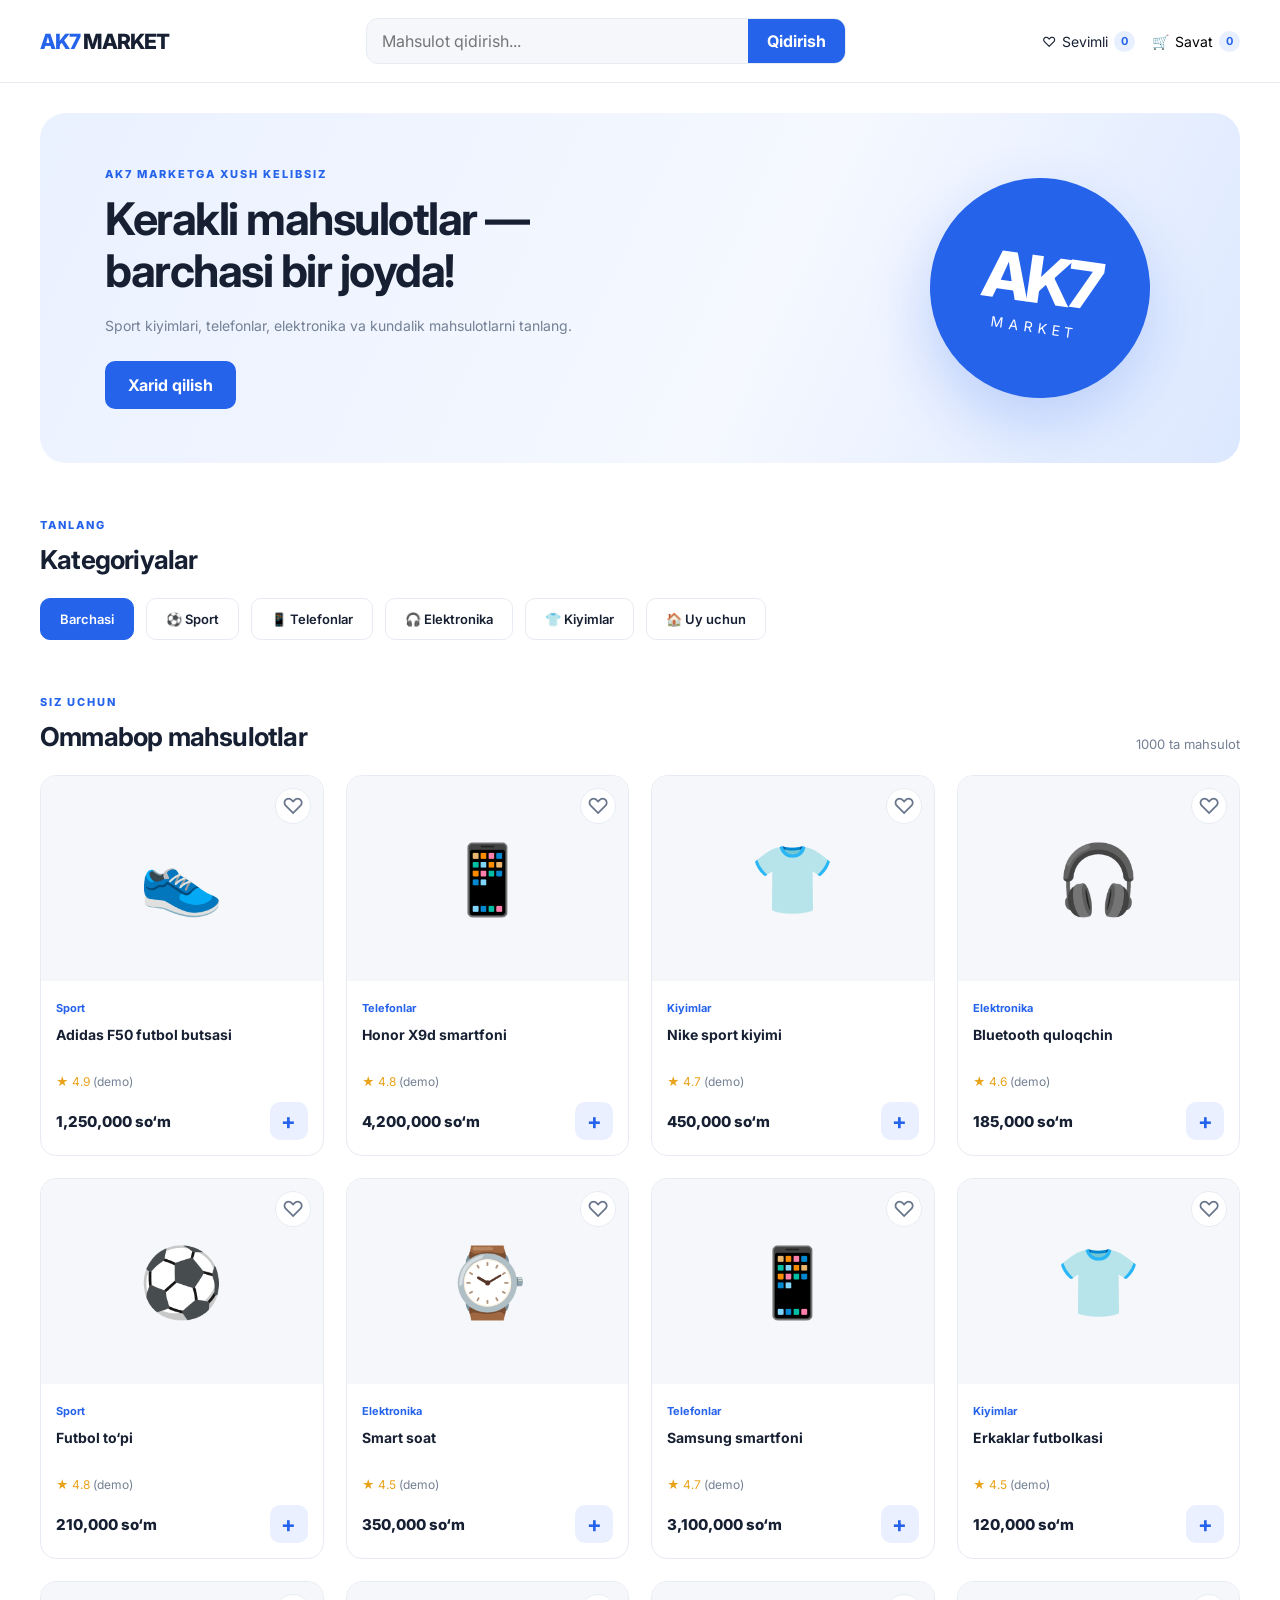
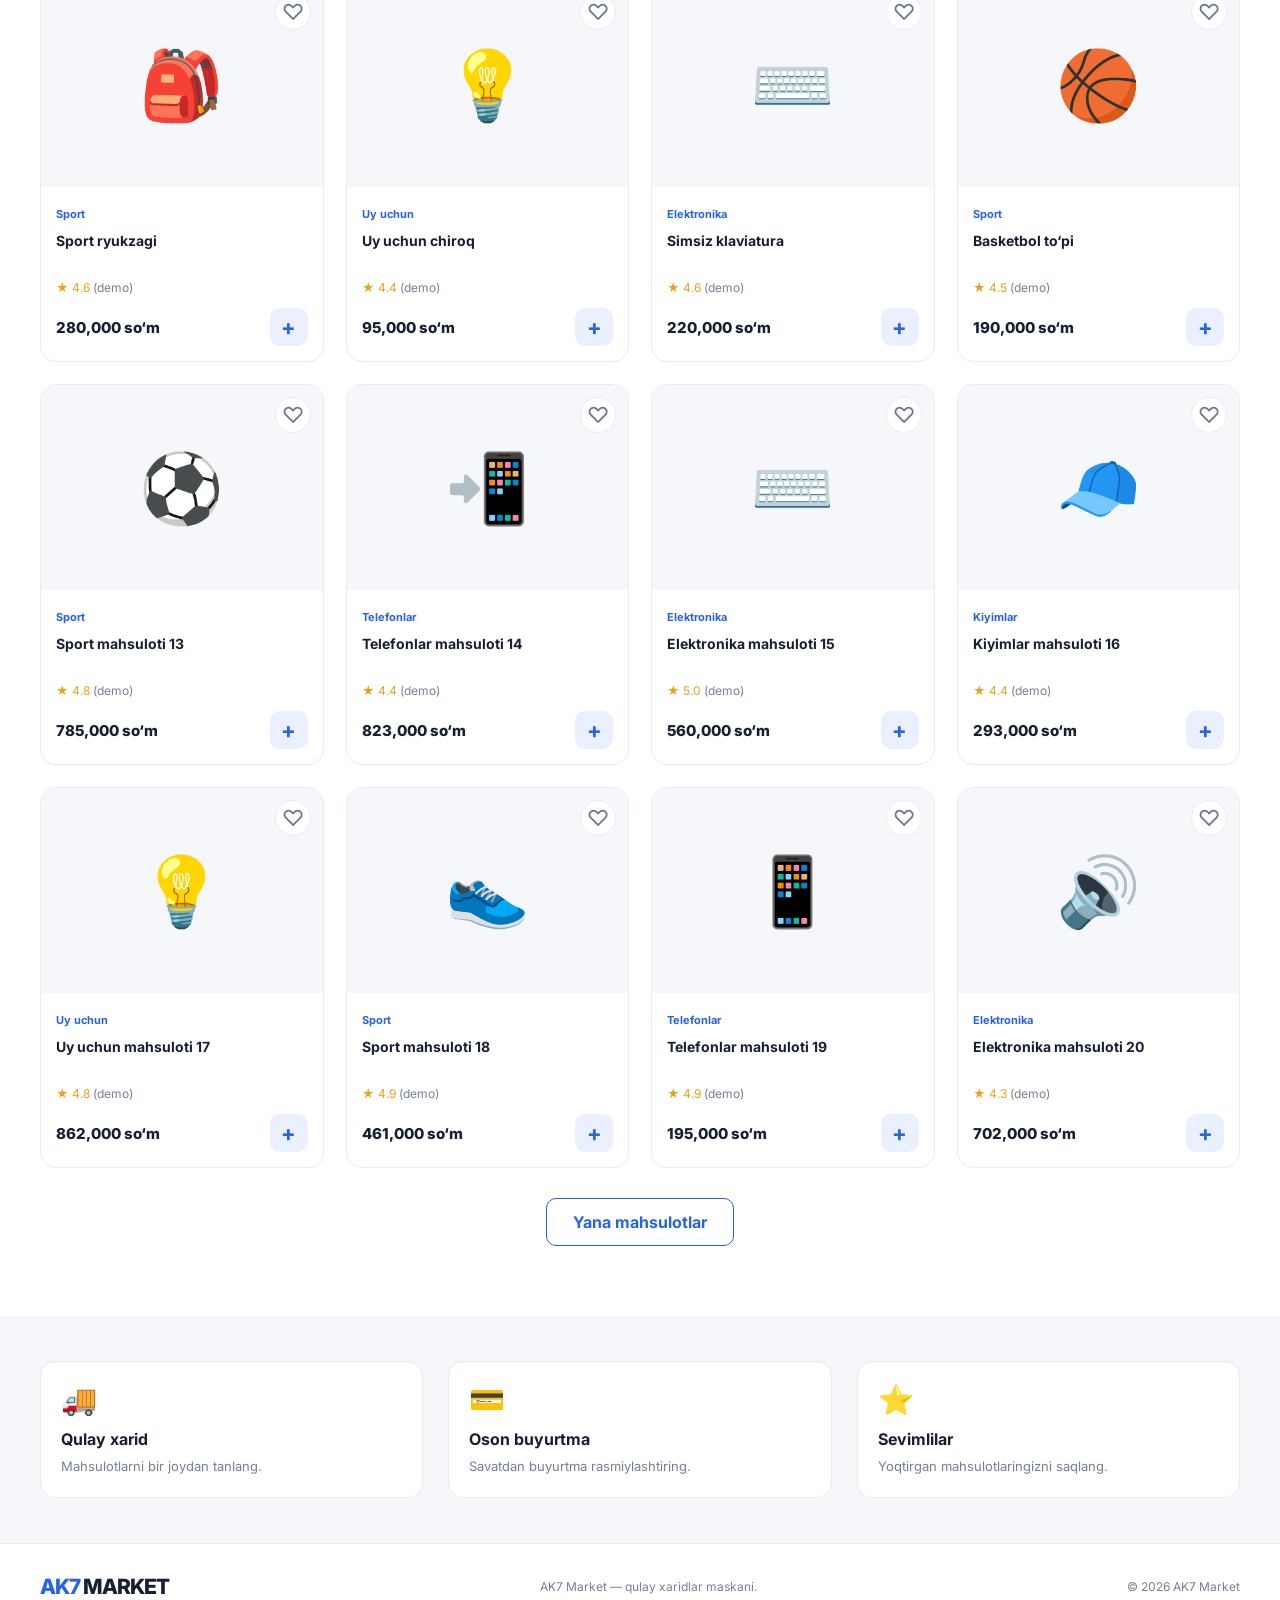
<file: index.html>
<!DOCTYPE html>
<html lang="uz">
<head>
    <meta charset="UTF-8">
    <meta name="viewport" content="width=device-width, initial-scale=1.0">
    <title>AK7 Market</title>
    <link rel="stylesheet" href="./css/style.css">
    <link rel="stylesheet" href="./css/responsive.css">
</head>
<body>
    <header class="header">
        <div class="container header-inner">
            <a href="./index.html" class="logo"><span>AK7</span> MARKET</a>

            <form class="search" id="searchForm">
                <input id="searchInput" type="search" placeholder="Mahsulot qidirish..." autocomplete="off">
                <button type="submit">Qidirish</button>
            </form>

            <nav class="header-actions">
                <a href="./pages/sevimli.html">♡ <span>Sevimli</span><b id="favoriteCount">0</b></a>
                <button id="cartButton" type="button">🛒 <span>Savat</span><b id="cartCount">0</b></button>
            </nav>
        </div>
    </header>

    <main>
        <section class="hero container">
            <div class="hero-content">
                <p class="eyebrow">AK7 MARKETGA XUSH KELIBSIZ</p>
                <h1>Kerakli mahsulotlar — barchasi bir joyda!</h1>
                <p>Sport kiyimlari, telefonlar, elektronika va kundalik mahsulotlarni tanlang.</p>
                <a href="#products" class="hero-button">Xarid qilish</a>
            </div>
            <div class="hero-circle">
                <div class="hero-product">AK7</div>
                <span>MARKET</span>
            </div>
        </section>

        <section class="container categories-section">
            <div class="section-heading">
                <div>
                    <p class="eyebrow">TANLANG</p>
                    <h2>Kategoriyalar</h2>
                </div>
            </div>
            <div class="categories" id="categories">
                <button class="category active" data-category="Barchasi">Barchasi</button>
                <button class="category" data-category="Sport">⚽ Sport</button>
                <button class="category" data-category="Telefonlar">📱 Telefonlar</button>
                <button class="category" data-category="Elektronika">🎧 Elektronika</button>
                <button class="category" data-category="Kiyimlar">👕 Kiyimlar</button>
                <button class="category" data-category="Uy uchun">🏠 Uy uchun</button>
            </div>
        </section>

        <section class="container products-section" id="products">
            <div class="section-heading products-heading">
                <div>
                    <p class="eyebrow">SIZ UCHUN</p>
                    <h2>Ommabop mahsulotlar</h2>
                </div>
                <span id="productCount">0 ta mahsulot</span>
            </div>
            <div class="products-grid" id="productsGrid"></div>
            <p class="empty-message" id="emptyMessage" hidden>Mahsulot topilmadi.</p>
            <button class="load-more" id="loadMore" type="button">Yana mahsulotlar</button>
        </section>

        <section class="benefits">
            <div class="container benefits-grid">
                <div><span>🚚</span><h3>Qulay xarid</h3><p>Mahsulotlarni bir joydan tanlang.</p></div>
                <div><span>💳</span><h3>Oson buyurtma</h3><p>Savatdan buyurtma rasmiylashtiring.</p></div>
                <div><span>⭐</span><h3>Sevimlilar</h3><p>Yoqtirgan mahsulotlaringizni saqlang.</p></div>
            </div>
        </section>
    </main>

    <div class="cart-overlay" id="cartOverlay"></div>
    <aside class="cart-drawer" id="cartDrawer">
        <div class="cart-header">
            <h2>Savatingiz</h2>
            <button id="closeCart" type="button" aria-label="Savatni yopish">✕</button>
        </div>
        <div class="cart-items" id="cartItems"></div>
        <div class="cart-footer">
            <div class="cart-total"><span>Jami:</span><strong id="cartTotal">0 so‘m</strong></div>
            <button class="checkout-button" id="checkoutButton" type="button">Buyurtma berish</button>
        </div>
    </aside>

    <footer class="footer">
        <div class="container footer-inner">
            <a href="./index.html" class="logo"><span>AK7</span> MARKET</a>
            <p>AK7 Market — qulay xaridlar maskani.</p>
            <p>© 2026 AK7 Market</p>
        </div>
    </footer>

    <script src="./js/main.js"></script>
</body>
</html>
</file>
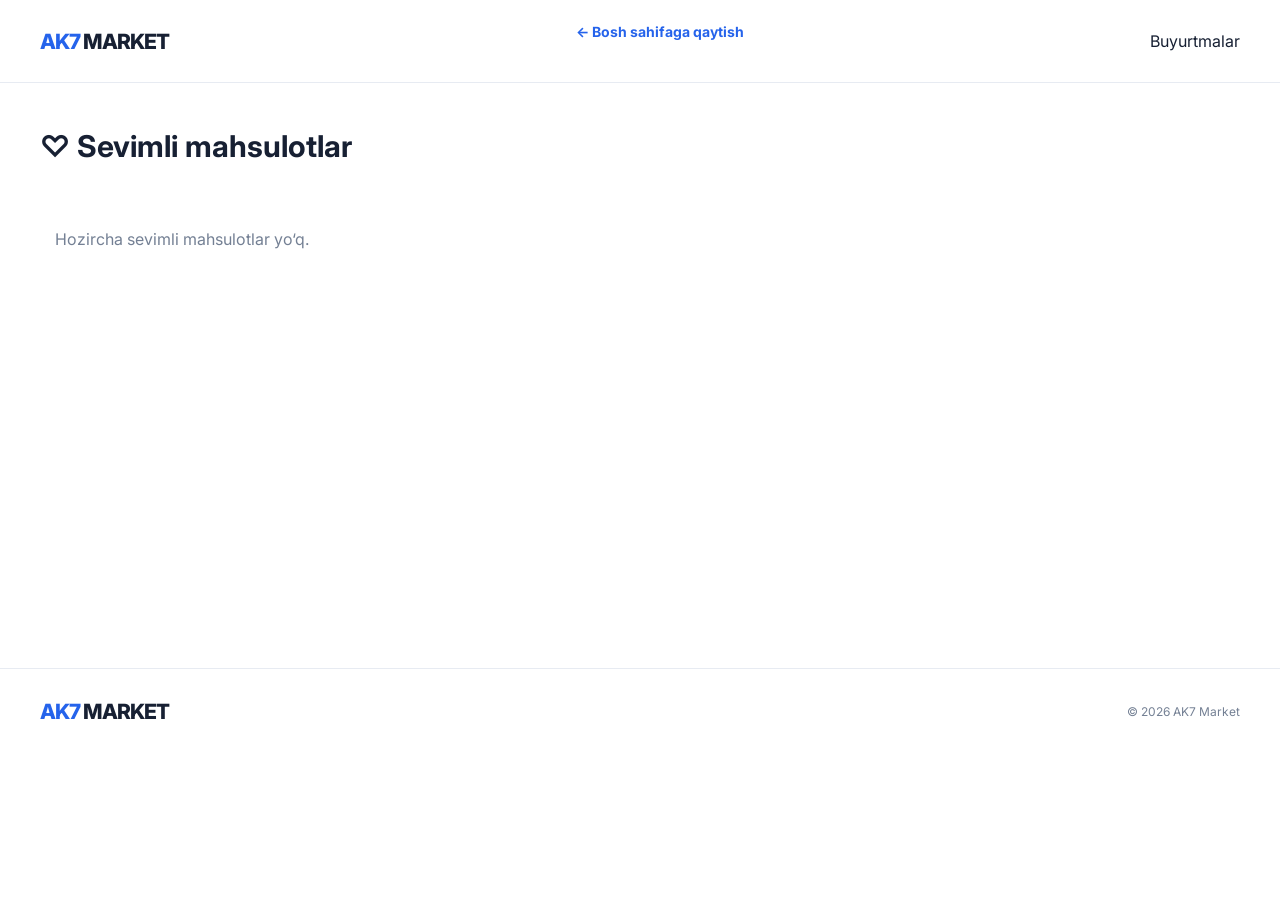
<file: pages/sevimli.html>
<!DOCTYPE html>
<html lang="uz">
<head>
    <meta charset="UTF-8">
    <meta name="viewport" content="width=device-width, initial-scale=1.0">
    <title>Sevimlilar | AK7 Market</title>
    <link rel="stylesheet" href="../css/style.css">
    <link rel="stylesheet" href="../css/responsive.css">
</head>
<body>
    <header class="header">
        <div class="container header-inner">
            <a href="../index.html" class="logo"><span>AK7</span> MARKET</a>
            <a class="page-back" href="../index.html">← Bosh sahifaga qaytish</a>
            <a href="./zakaz.html">Buyurtmalar</a>
        </div>
    </header>

    <main class="container page-main">
        <h1 class="page-title">♡ Sevimli mahsulotlar</h1>
        <div class="products-grid" id="favoritesGrid"></div>
    </main>

    <footer class="footer">
        <div class="container footer-inner">
            <a href="../index.html" class="logo"><span>AK7</span> MARKET</a>
            <p>© 2026 AK7 Market</p>
        </div>
    </footer>

    <script src="../js/main.js"></script>
</body>
</html>
</file>
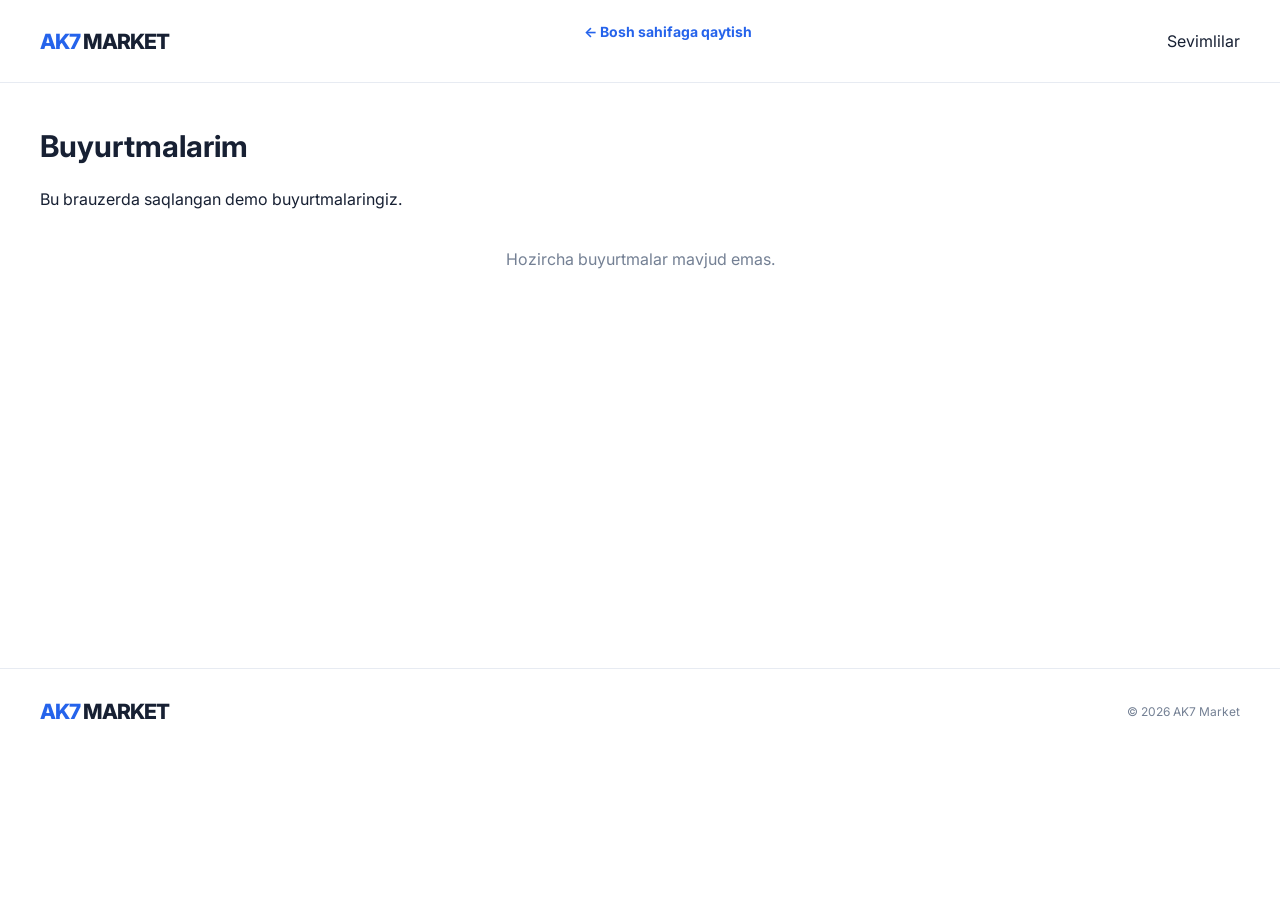
<file: pages/zakaz.html>
<!DOCTYPE html>
<html lang="uz">
<head>
    <meta charset="UTF-8">
    <meta name="viewport" content="width=device-width, initial-scale=1.0">
    <title>Buyurtmalar | AK7 Market</title>
    <link rel="stylesheet" href="../css/style.css">
    <link rel="stylesheet" href="../css/responsive.css">
</head>
<body>
    <header class="header">
        <div class="container header-inner">
            <a href="../index.html" class="logo"><span>AK7</span> MARKET</a>
            <a class="page-back" href="../index.html">← Bosh sahifaga qaytish</a>
            <a href="./sevimli.html">Sevimlilar</a>
        </div>
    </header>

    <main class="container page-main">
        <h1 class="page-title">Buyurtmalarim</h1>
        <p>Bu brauzerda saqlangan demo buyurtmalaringiz.</p>
        <div class="orders-list" id="ordersList"></div>
    </main>

    <footer class="footer">
        <div class="container footer-inner">
            <a href="../index.html" class="logo"><span>AK7</span> MARKET</a>
            <p>© 2026 AK7 Market</p>
        </div>
    </footer>

    <script src="../js/main.js"></script>
</body>
</html>
</file>
<file: css/style.css>
@import url('https://fonts.googleapis.com/css2?family=Inter:wght@400;500;600;700;800&display=swap');

:root {
    --blue: #2563eb;
    --dark: #172033;
    --muted: #748094;
    --light: #f5f7fb;
    --border: #e7ebf2;
    --white: #ffffff;
}

* {
    margin: 0;
    padding: 0;
    box-sizing: border-box;
}

html {
    scroll-behavior: smooth;
}

body {
    font-family: 'Inter', Arial, sans-serif;
    background: #fff;
    color: var(--dark);
}

button,
input {
    font: inherit;
}

button,
a {
    -webkit-tap-highlight-color: transparent;
}

button {
    cursor: pointer;
}

a {
    color: inherit;
    text-decoration: none;
}

.container {
    width: min(1200px, calc(100% - 40px));
    margin: 0 auto;
}

.header {
    position: sticky;
    top: 0;
    z-index: 50;
    background: rgba(255, 255, 255, 0.96);
    border-bottom: 1px solid var(--border);
}

.header-inner {
    min-height: 82px;
    display: flex;
    align-items: center;
    justify-content: space-between;
    gap: 28px;
}

.logo {
    flex-shrink: 0;
    font-size: 21px;
    font-weight: 800;
    letter-spacing: -1px;
}

.logo span {
    color: var(--blue);
}

.search {
    display: flex;
    width: 480px;
    height: 46px;
    background: var(--light);
    border: 1px solid var(--border);
    border-radius: 12px;
    overflow: hidden;
}

.search input {
    min-width: 0;
    flex: 1;
    padding: 0 15px;
    border: none;
    outline: none;
    background: transparent;
}

.search button,
.hero-button {
    border: none;
    color: #fff;
    background: var(--blue);
    font-weight: 700;
}

.search button {
    padding: 0 19px;
}

.header-actions {
    display: flex;
    align-items: center;
    gap: 17px;
}

.header-actions a,
.header-actions button {
    display: flex;
    align-items: center;
    gap: 6px;
    border: none;
    background: transparent;
    font-size: 14px;
}

.header-actions b {
    display: inline-flex;
    align-items: center;
    justify-content: center;
    min-width: 21px;
    height: 21px;
    padding: 0 5px;
    border-radius: 20px;
    background: #e8efff;
    color: var(--blue);
    font-size: 11px;
}

.hero {
    min-height: 350px;
    margin-top: 30px;
    padding: 48px 65px;
    border-radius: 26px;
    background: linear-gradient(115deg, #eaf1ff, #f5f8ff 60%, #dce8ff);
    display: flex;
    align-items: center;
    justify-content: space-between;
    overflow: hidden;
}

.hero-content {
    max-width: 610px;
}

.eyebrow {
    color: var(--blue);
    font-size: 11px;
    font-weight: 800;
    letter-spacing: 2px;
    margin-bottom: 12px;
}

.hero h1 {
    max-width: 590px;
    font-size: clamp(29px, 4vw, 45px);
    line-height: 1.15;
    letter-spacing: -1.5px;
}

.hero-content > p:not(.eyebrow) {
    max-width: 480px;
    margin-top: 17px;
    color: var(--muted);
    line-height: 1.7;
    font-size: 14px;
}

.hero-button {
    display: inline-flex;
    margin-top: 23px;
    padding: 14px 23px;
    border-radius: 10px;
}

.hero-circle {
    width: 220px;
    height: 220px;
    flex-shrink: 0;
    margin-right: 25px;
    border-radius: 50%;
    background: var(--blue);
    color: white;
    display: flex;
    align-items: center;
    justify-content: center;
    flex-direction: column;
    box-shadow: 0 25px 60px #2563eb38;
    transform: rotate(8deg);
}

.hero-product {
    font-size: 65px;
    font-weight: 800;
    letter-spacing: -5px;
}

.hero-circle > span {
    font-size: 14px;
    letter-spacing: 5px;
}

.categories-section,
.products-section {
    padding-top: 55px;
}

.section-heading {
    display: flex;
    align-items: end;
    justify-content: space-between;
    gap: 20px;
    margin-bottom: 23px;
}

.section-heading h2 {
    font-size: 26px;
    letter-spacing: -0.8px;
}

.categories {
    display: flex;
    flex-wrap: wrap;
    gap: 12px;
}

.category {
    border: 1px solid var(--border);
    background: #fff;
    color: var(--dark);
    border-radius: 10px;
    padding: 12px 19px;
    font-size: 13px;
    font-weight: 600;
    transition: 0.2s;
}

.category:hover,
.category.active {
    background: var(--blue);
    color: white;
    border-color: var(--blue);
}

.products-heading > span {
    color: var(--muted);
    font-size: 13px;
}

.products-grid {
    display: grid;
    grid-template-columns: repeat(4, minmax(0, 1fr));
    gap: 22px;
}

.product-card {
    min-width: 0;
    overflow: hidden;
    border: 1px solid var(--border);
    border-radius: 16px;
    background: #fff;
    transition: transform 0.2s, box-shadow 0.2s;
}

.product-card:hover {
    transform: translateY(-4px);
    box-shadow: 0 12px 32px #18274612;
}

.product-image {
    height: 205px;
    position: relative;
    display: flex;
    align-items: center;
    justify-content: center;
    background: #f5f7fb;
    overflow: hidden;
}

.product-image img {
    width: 100%;
    height: 100%;
    object-fit: contain;
    padding: 14px;
}

.product-placeholder {
    font-size: 68px;
}

.favorite-button {
    position: absolute;
    top: 12px;
    right: 12px;
    width: 36px;
    height: 36px;
    border: 1px solid var(--border);
    border-radius: 50%;
    background: white;
    color: #69758a;
    font-size: 22px;
}

.favorite-button.active {
    color: #e43e62;
    background: #fff0f4;
}

.product-info {
    padding: 15px;
}

.product-category {
    color: var(--blue);
    font-size: 11px;
    font-weight: 700;
}

.product-info h3 {
    min-height: 42px;
    margin-top: 8px;
    font-size: 14px;
    line-height: 1.5;
}

.product-rating {
    margin-top: 8px;
    color: #e9a31b;
    font-size: 12px;
}

.product-rating span {
    color: var(--muted);
}

.product-bottom {
    display: flex;
    align-items: center;
    justify-content: space-between;
    gap: 8px;
    margin-top: 13px;
}

.product-price {
    font-size: 15px;
    font-weight: 800;
}

.add-cart {
    width: 38px;
    height: 38px;
    flex-shrink: 0;
    border: none;
    border-radius: 10px;
    background: #eaf0ff;
    color: var(--blue);
    font-size: 22px;
    font-weight: 700;
}

.add-cart:hover {
    background: var(--blue);
    color: white;
}

.load-more {
    display: block;
    margin: 30px auto 0;
    padding: 13px 26px;
    border: 1px solid var(--blue);
    border-radius: 10px;
    color: var(--blue);
    background: white;
    font-weight: 700;
}

.load-more:hover {
    background: var(--blue);
    color: white;
}

.empty-message {
    padding: 40px 0;
    text-align: center;
    color: var(--muted);
}

.benefits {
    margin-top: 70px;
    padding: 45px 0;
    background: var(--light);
}

.benefits-grid {
    display: grid;
    grid-template-columns: repeat(3, 1fr);
    gap: 25px;
}

.benefits-grid > div {
    padding: 20px;
    border: 1px solid var(--border);
    border-radius: 15px;
    background: white;
}

.benefits-grid span {
    font-size: 29px;
}

.benefits-grid h3 {
    margin-top: 12px;
    font-size: 16px;
}

.benefits-grid p {
    margin-top: 7px;
    color: var(--muted);
    font-size: 13px;
    line-height: 1.6;
}

.footer {
    padding: 30px 0;
    border-top: 1px solid var(--border);
}

.footer-inner {
    display: flex;
    align-items: center;
    justify-content: space-between;
    gap: 20px;
}

.footer-inner p {
    color: var(--muted);
    font-size: 12px;
}

.cart-overlay {
    position: fixed;
    inset: 0;
    z-index: 90;
    background: #10182880;
    opacity: 0;
    visibility: hidden;
    transition: 0.25s;
}

.cart-overlay.open {
    opacity: 1;
    visibility: visible;
}

.cart-drawer {
    position: fixed;
    top: 0;
    right: 0;
    z-index: 100;
    width: min(430px, 100%);
    height: 100dvh;
    padding: 24px;
    display: flex;
    flex-direction: column;
    background: white;
    transform: translateX(100%);
    transition: transform 0.25s;
}

.cart-drawer.open {
    transform: translateX(0);
}

.cart-header {
    display: flex;
    align-items: center;
    justify-content: space-between;
    padding-bottom: 20px;
    border-bottom: 1px solid var(--border);
}

.cart-header h2 {
    font-size: 23px;
}

.cart-header button {
    border: none;
    background: transparent;
    font-size: 22px;
}

.cart-items {
    flex: 1;
    overflow-y: auto;
    padding: 15px 0;
}

.cart-empty {
    padding: 30px 0;
    text-align: center;
    color: var(--muted);
}

.cart-item {
    display: grid;
    grid-template-columns: 65px 1fr auto;
    align-items: center;
    gap: 12px;
    padding: 13px 0;
    border-bottom: 1px solid var(--border);
}

.cart-item-image {
    width: 65px;
    height: 65px;
    border-radius: 10px;
    background: var(--light);
    display: flex;
    align-items: center;
    justify-content: center;
    font-size: 30px;
    overflow: hidden;
}

.cart-item-image img {
    width: 100%;
    height: 100%;
    object-fit: contain;
}

.cart-item h4 {
    font-size: 12px;
    line-height: 1.5;
}

.cart-item p {
    margin-top: 5px;
    font-size: 12px;
    font-weight: 700;
}

.cart-quantity {
    display: flex;
    align-items: center;
    gap: 8px;
    margin-top: 7px;
}

.cart-quantity button {
    width: 24px;
    height: 24px;
    border: 1px solid var(--border);
    border-radius: 6px;
    background: white;
}

.remove-cart-item {
    border: none;
    background: transparent;
    color: #e43e62;
    font-size: 18px;
}

.cart-footer {
    padding-top: 20px;
    border-top: 1px solid var(--border);
}

.cart-total {
    display: flex;
    justify-content: space-between;
    margin-bottom: 17px;
}

.checkout-button {
    width: 100%;
    padding: 15px;
    border: none;
    border-radius: 10px;
    color: white;
    background: var(--blue);
    font-weight: 700;
}

.page-main {
    min-height: 65vh;
    padding-top: 45px;
    padding-bottom: 60px;
}

.page-title {
    margin-bottom: 25px;
    font-size: 30px;
}

.page-back {
    display: inline-block;
    margin-bottom: 20px;
    color: var(--blue);
    font-size: 14px;
    font-weight: 700;
}

.orders-list {
    display: grid;
    gap: 18px;
}

.order-card {
    padding: 22px;
    border: 1px solid var(--border);
    border-radius: 14px;
}

.order-card h3 {
    margin-bottom: 10px;
}

.order-card p {
    margin-top: 8px;
    color: var(--muted);
    font-size: 14px;
}

.order-status {
    display: inline-block;
    margin-top: 12px;
    padding: 7px 11px;
    border-radius: 8px;
    background: #e7f8ed;
    color: #16803d;
    font-size: 12px;
    font-weight: 700;
}

.checkout-form {
    display: grid;
    gap: 14px;
    margin-top: 20px;
}

.checkout-form label {
    display: grid;
    gap: 7px;
    font-size: 13px;
    font-weight: 700;
}

.checkout-form input {
    width: 100%;
    padding: 13px;
    border: 1px solid var(--border);
    border-radius: 9px;
    outline: none;
}

.checkout-form input:focus {
    border-color: var(--blue);
}

.checkout-form button {
    padding: 14px;
    border: none;
    border-radius: 10px;
    background: var(--blue);
    color: white;
    font-weight: 700;
}

.toast {
    position: fixed;
    left: 50%;
    bottom: 25px;
    z-index: 200;
    max-width: calc(100% - 30px);
    padding: 13px 20px;
    border-radius: 10px;
    color: white;
    background: #172033;
    font-size: 13px;
    text-align: center;
    transform: translate(-50%, 20px);
    opacity: 0;
    pointer-events: none;
    transition: 0.2s;
}

.toast.show {
    opacity: 1;
    transform: translate(-50%, 0);
}
</file>
<file: css/responsive.css>
@media (max-width: 1100px) {
    .header-inner {
        gap: 18px;
    }

    .search {
        width: auto;
        flex: 1;
    }

    .products-grid {
        grid-template-columns: repeat(3, minmax(0, 1fr));
        gap: 18px;
    }

    .hero {
        padding: 40px;
    }

    .hero-circle {
        width: 180px;
        height: 180px;
        margin-right: 5px;
    }

    .hero-product {
        font-size: 52px;
    }
}

@media (max-width: 800px) {
    .header-inner {
        padding: 15px 0;
        flex-wrap: wrap;
    }

    .logo {
        font-size: 19px;
    }

    .header-actions {
        margin-left: auto;
    }

    .search {
        order: 3;
        flex-basis: 100%;
        height: 43px;
    }

    .hero {
        min-height: 300px;
        padding: 30px;
    }

    .hero-circle {
        width: 130px;
        height: 130px;
    }

    .hero-product {
        font-size: 40px;
    }

    .hero-circle > span {
        font-size: 10px;
        letter-spacing: 3px;
    }

    .hero h1 {
        font-size: 32px;
    }

    .products-grid {
        grid-template-columns: repeat(2, minmax(0, 1fr));
        gap: 15px;
    }

    .product-image {
        height: 180px;
    }

    .benefits-grid {
        gap: 12px;
    }

    .benefits-grid > div {
        padding: 15px;
    }

    .footer-inner {
        flex-wrap: wrap;
    }
}

@media (max-width: 520px) {
    .container {
        width: calc(100% - 24px);
    }

    .header-inner {
        gap: 13px;
    }

    .header-actions {
        gap: 12px;
    }

    .header-actions a,
    .header-actions button {
        font-size: 12px;
        gap: 4px;
    }

    .header-actions b {
        min-width: 18px;
        height: 18px;
        font-size: 10px;
    }

    .search button {
        padding: 0 12px;
        font-size: 12px;
    }

    .search input {
        font-size: 13px;
    }

    .hero {
        margin-top: 15px;
        padding: 25px 20px;
        border-radius: 18px;
    }

    .hero-circle {
        display: none;
    }

    .hero h1 {
        font-size: 30px;
    }

    .hero-content > p:not(.eyebrow) {
        font-size: 13px;
    }

    .categories-section,
    .products-section {
        padding-top: 38px;
    }

    .section-heading h2 {
        font-size: 22px;
    }

    .categories {
        gap: 8px;
    }

    .category {
        padding: 10px 12px;
        font-size: 11px;
    }

    .products-grid {
        gap: 10px;
    }

    .product-image {
        height: 145px;
    }

    .product-placeholder {
        font-size: 48px;
    }

    .favorite-button {
        top: 7px;
        right: 7px;
        width: 30px;
        height: 30px;
        font-size: 19px;
    }

    .product-info {
        padding: 10px;
    }

    .product-info h3 {
        min-height: 42px;
        font-size: 12px;
    }

    .product-price {
        font-size: 12px;
    }

    .add-cart {
        width: 32px;
        height: 32px;
        border-radius: 8px;
    }

    .product-rating {
        font-size: 11px;
    }

    .benefits {
        margin-top: 45px;
        padding: 30px 0;
    }

    .benefits-grid {
        grid-template-columns: 1fr;
    }

    .benefits-grid > div {
        padding: 16px;
    }

    .footer-inner {
        flex-direction: column;
        align-items: flex-start;
        gap: 12px;
    }

    .page-title {
        font-size: 25px;
    }

    .cart-drawer {
        padding: 18px;
    }
}

@media (max-width: 400px) {
    .header-actions a span,
    .header-actions button span {
        display: none;
    }

    .hero h1 {
        font-size: 26px;
    }

    .products-grid {
        gap: 8px;
    }

    .product-image {
        height: 125px;
    }

    .product-info {
        padding: 8px;
    }

    .product-info h3 {
        font-size: 11px;
    }

    .product-price {
        font-size: 11px;
    }

    .add-cart {
        width: 29px;
        height: 29px;
    }
}
</file>
